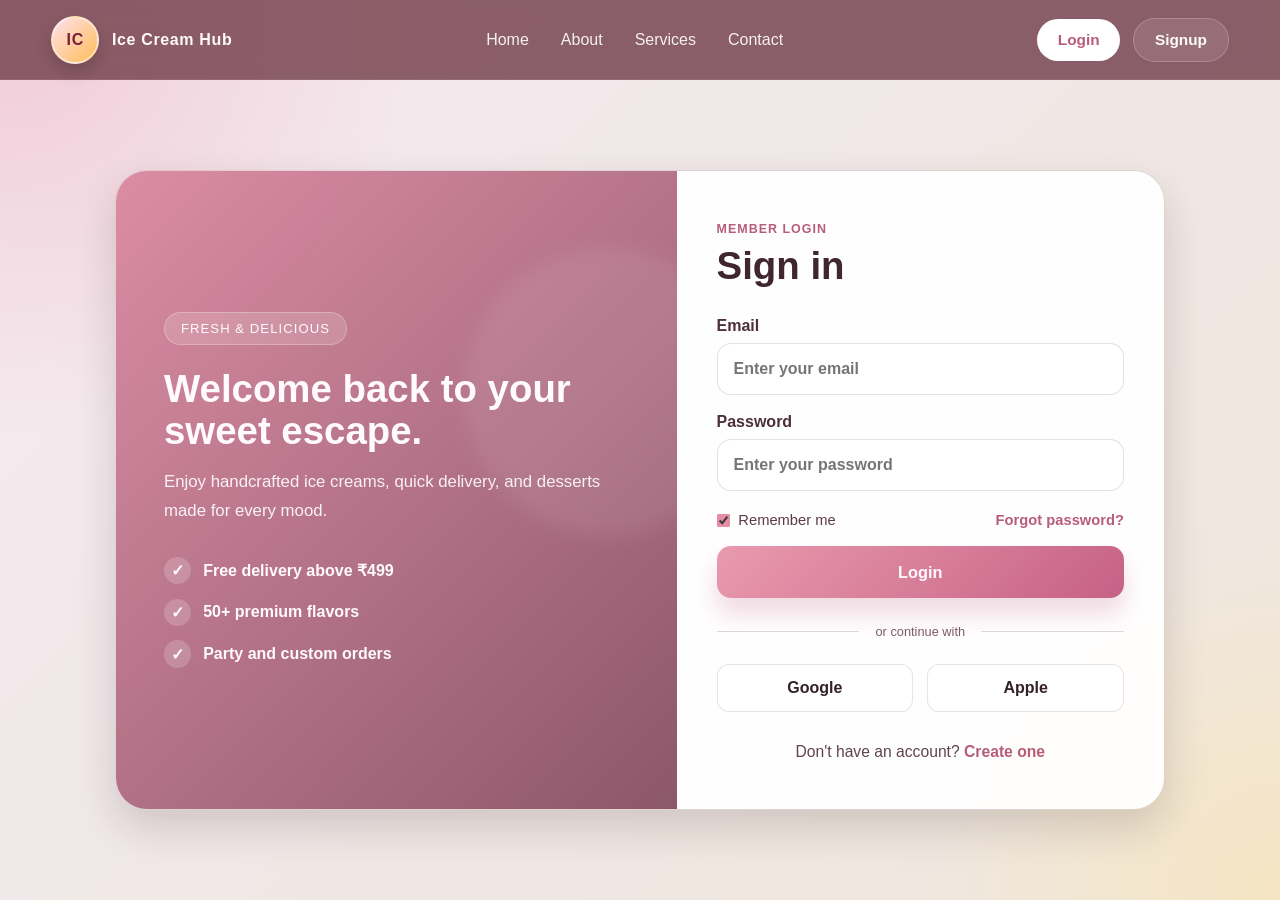
<file: LOGIN.HTML>
<!DOCTYPE html>
<html lang="en">
<head>
    <meta charset="UTF-8">
    <meta name="viewport" content="width=device-width, initial-scale=1.0">
    <title>Ice Cream Hub Login</title>
    <link rel="icon" type="image/jpg" href="./images/ice-cream_logo.jpg">
    <link rel="stylesheet" href="./login.css">
</head>
<body>
    <nav class="navbar">
        <div class="brand">
            <div class="brand-mark">IC</div>
            <span>Ice Cream Hub</span>
        </div>

        <div class="nav-links">
            <a href="Index.html">Home</a>
            <a href="Index.html">About</a>
            <a href="Index.html">Services</a>
            <a href="Index.html">Contact</a>
        </div>

        <div class="nav-actions">
            <a href="./LOGIN.HTML" class="btn light">Login</a>
            <a href="./signup.html" class="btn dark">Signup</a>
        </div>
    </nav>

    <main class="login-shell">
        <section class="login-panel">
            <div class="welcome-panel">
                <span class="tag">Fresh & Delicious</span>
                <h1>Welcome back to your sweet escape.</h1>
                <p>Enjoy handcrafted ice creams, quick delivery, and desserts made for every mood.</p>

                <ul class="feature-list">
                    <li>Free delivery above ₹499</li>
                    <li>50+ premium flavors</li>
                    <li>Party and custom orders</li>
                </ul>
            </div>

            <div class="form-panel">
                <div class="form-header">
                    <span class="mini-title">Member Login</span>
                    <h2>Sign in</h2>
                </div>

                <form class="form-box">
                    <label class="field">
                        <span>Email</span>
                        <input type="email" placeholder="Enter your email" required>
                    </label>

                    <label class="field">
                        <span>Password</span>
                        <input type="password" placeholder="Enter your password" required>
                    </label>

                    <div class="options-row">
                        <label class="remember-me">
                            <input type="checkbox" checked>
                            <span>Remember me</span>
                        </label>
                        <a href="#">Forgot password?</a>
                    </div>

                    <button type="submit" class="submit-btn">Login</button>

                    <div class="divider"><span>or continue with</span></div>

                    <div class="social-actions">
                        <button type="button" class="social-btn google">Google</button>
                        <button type="button" class="social-btn apple">Apple</button>
                    </div>

                    <p class="signup-copy">
                        Don't have an account? <a href="signup.html">Create one</a>
                    </p>
                </form>
            </div>
        </section>
    </main>
</body>
</html>
</file>
<file: login.css>
:root {
    --bg-dark: #3a2a2f;
    --bg-soft: #f9eef2;
    --card-light: rgba(255, 255, 255, 0.18);
    --card-strong: rgba(255, 255, 255, 0.94);
    --primary: #e78ca5;
    --primary-dark: #b75d7a;
    --primary-soft: #fbe5ee;
    --text-dark: #3f2631;
    --text-light: #fffafc;
    --border: rgba(92, 59, 68, 0.12);
    --shadow: 0 18px 40px rgba(46, 26, 31, 0.16);
}

* {
    margin: 0;
    padding: 0;
    box-sizing: border-box;
}

body {
    font-family: "Segoe UI", Tahoma, Geneva, Verdana, sans-serif;
    background:
        radial-gradient(circle at top left, rgba(240, 197, 211, 0.9), transparent 28%),
        radial-gradient(circle at bottom right, rgba(255, 226, 155, 0.38), transparent 22%),
        linear-gradient(135deg, #f7edf2, #f1e8ea 35%, #efe7db 100%);
    min-height: 100vh;
    color: var(--text-dark);
}

img {
    display: block;
    max-width: 100%;
}

button,
input {
    font: inherit;
}

.navbar {
    height: 5rem;
    width: 100%;
    background: rgba(122, 72, 83, 0.86);
    backdrop-filter: blur(12px);
    display: flex;
    align-items: center;
    justify-content: space-between;
    padding: 0 4vw;
    position: sticky;
    top: 0;
    z-index: 20;
    border-bottom: 1px solid rgba(255, 255, 255, 0.08);
}

.brand {
    display: flex;
    align-items: center;
    gap: 0.8rem;
    color: var(--text-light);
    font-weight: 700;
    letter-spacing: 0.04em;
}

.brand-mark {
    width: 3rem;
    height: 3rem;
    border-radius: 50%;
    border: 2px solid rgba(255, 255, 255, 0.45);
    background: linear-gradient(135deg, #ffe0eb, #ffbd59);
    color: #7a1d3f;
    font-size: 1rem;
    font-weight: 900;
    display: grid;
    place-items: center;
    box-shadow: 0 8px 18px rgba(0, 0, 0, 0.18);
}

.nav-links {
    display: flex;
    align-items: center;
    gap: 2rem;
}

.nav-links a {
    color: rgba(255, 255, 255, 0.9);
    text-decoration: none;
    font-size: 1rem;
    transition: 0.25s ease;
}

.nav-links a:hover {
    color: #ffe791;
}

.nav-actions {
    display: flex;
    align-items: center;
    gap: 0.8rem;
}

.btn {
    display: inline-flex;
    align-items: center;
    justify-content: center;
    padding: 0.75rem 1.3rem;
    border-radius: 999px;
    font-size: 0.96rem;
    font-weight: 700;
    text-decoration: none;
    transition: 0.25s ease;
}

.btn.light {
    background: #fff;
    color: var(--primary-dark);
}

.btn.dark {
    background: rgba(255, 255, 255, 0.1);
    color: var(--text-light);
    border: 1px solid rgba(255, 255, 255, 0.2);
}

.btn:hover {
    transform: translateY(-1px);
    box-shadow: 0 10px 20px rgba(0, 0, 0, 0.15);
}

.login-shell {
    min-height: calc(100vh - 5rem);
    display: grid;
    place-items: center;
    padding: 3rem 1.5rem;
}

.login-panel {
    width: min(1050px, 100%);
    min-height: 600px;
    display: grid;
    grid-template-columns: 1.15fr 1fr;
    background: rgba(255, 255, 255, 0.08);
    border: 1px solid var(--border);
    border-radius: 32px;
    overflow: hidden;
    box-shadow: var(--shadow);
    backdrop-filter: blur(14px);
}

.welcome-panel {
    background: linear-gradient(135deg, rgba(218, 137, 161, 0.96), rgba(136, 81, 101, 0.96));
    position: relative;
    overflow: hidden;
    padding: 3.5rem 3rem;
    color: var(--text-light);
    display: flex;
    flex-direction: column;
    justify-content: center;
}

.welcome-panel::before {
    content: "";
    position: absolute;
    inset: 12% auto auto 62%;
    width: 18rem;
    height: 18rem;
    border-radius: 50%;
    background: rgba(255, 255, 255, 0.08);
    filter: blur(10px);
}

.tag {
    align-self: flex-start;
    background: rgba(255, 255, 255, 0.15);
    border: 1px solid rgba(255, 255, 255, 0.25);
    padding: 0.5rem 1rem;
    border-radius: 999px;
    font-size: 0.82rem;
    letter-spacing: 0.08em;
    text-transform: uppercase;
    margin-bottom: 1.4rem;
}

.welcome-panel h1 {
    font-size: clamp(2.2rem, 3vw, 3.4rem);
    line-height: 1.1;
    margin-bottom: 1rem;
}

.welcome-panel p {
    font-size: 1.05rem;
    line-height: 1.7;
    max-width: 32rem;
    color: rgba(255, 255, 255, 0.9);
}

.feature-list {
    list-style: none;
    display: grid;
    gap: 0.9rem;
    margin-top: 2rem;
}

.feature-list li {
    display: flex;
    align-items: center;
    gap: 0.75rem;
    font-weight: 600;
}

.feature-list li::before {
    content: "✓";
    width: 1.7rem;
    height: 1.7rem;
    border-radius: 50%;
    background: rgba(255, 255, 255, 0.18);
    display: grid;
    place-items: center;
    font-weight: 900;
}

.form-panel {
    background: rgba(255, 255, 255, 0.94);
    padding: 3rem 2.5rem;
    display: flex;
    flex-direction: column;
    justify-content: center;
}

.form-header {
    margin-bottom: 1.8rem;
}

.mini-title {
    display: inline-block;
    color: var(--primary-dark);
    font-size: 0.78rem;
    font-weight: 700;
    letter-spacing: 0.08em;
    text-transform: uppercase;
    margin-bottom: 0.5rem;
}

.form-header h2 {
    font-size: clamp(2rem, 3vw, 2.4rem);
    color: var(--text-dark);
}

.form-box {
    display: flex;
    flex-direction: column;
    gap: 1.1rem;
}

.field {
    display: flex;
    flex-direction: column;
    gap: 0.5rem;
    color: #4d2f3a;
    font-weight: 600;
}

.field input {
    width: 100%;
    height: 52px;
    padding: 0 1rem;
    border: 1px solid rgba(88, 32, 43, 0.14);
    border-radius: 14px;
    background: #fff;
    color: var(--text-dark);
    outline: none;
    transition: 0.25s ease;
}

.field input:focus {
    border-color: rgba(255, 77, 122, 0.8);
    box-shadow: 0 0 0 4px rgba(255, 77, 122, 0.12);
}

.options-row {
    display: flex;
    align-items: center;
    justify-content: space-between;
    gap: 0.8rem;
    margin-top: 0.25rem;
    color: #5d3a48;
    font-size: 0.92rem;
}

.remember-me {
    display: inline-flex;
    align-items: center;
    gap: 0.55rem;
}

.remember-me input {
    accent-color: var(--primary);
}

.options-row a,
.signup-copy a {
    color: var(--primary-dark);
    text-decoration: none;
    font-weight: 700;
}

.submit-btn {
    width: 100%;
    height: 52px;
    border: none;
    border-radius: 14px;
    background: linear-gradient(135deg, #e99aae, #c66185);
    color: var(--text-light);
    font-size: 1.02rem;
    font-weight: 700;
    cursor: pointer;
    box-shadow: 0 16px 25px rgba(182, 92, 122, 0.22);
    transition: 0.2s ease;
}

.submit-btn:hover {
    transform: translateY(-1px);
}

.divider {
    display: flex;
    align-items: center;
    gap: 1rem;
    color: #7d5a67;
    font-size: 0.8rem;
    margin: 0.5rem 0;
}

.divider::before,
.divider::after {
    content: "";
    flex: 1;
    height: 1px;
    background: rgba(80, 41, 57, 0.18);
}

.social-actions {
    display: flex;
    gap: 0.9rem;
}

.social-btn {
    flex: 1;
    height: 48px;
    border-radius: 12px;
    border: 1px solid rgba(70, 32, 46, 0.12);
    background: #fff;
    color: #332227;
    font-weight: 700;
    cursor: pointer;
    transition: 0.2s ease;
}

.social-btn:hover {
    background: #fff4f8;
}

.signup-copy {
    text-align: center;
    margin-top: 0.8rem;
    color: #5f4450;
    font-size: 0.98rem;
}

@media (max-width: 860px) {
    .navbar {
        flex-wrap: wrap;
        height: auto;
        padding: 1rem 1.2rem;
        gap: 1rem;
    }

    .nav-links {
        order: 3;
        width: 100%;
        justify-content: center;
        gap: 1.2rem;
        flex-wrap: wrap;
    }

    .login-panel {
        grid-template-columns: 1fr;
    }

    .welcome-panel {
        padding: 2.5rem 1.5rem;
    }

    .form-panel {
        padding: 2rem 1.25rem;
    }
}

@media (max-width: 480px) {
    .nav-actions {
        width: 100%;
        justify-content: center;
    }

    .btn {
        flex: 1;
    }

    .social-actions {
        flex-direction: column;
    }
}
</file>
